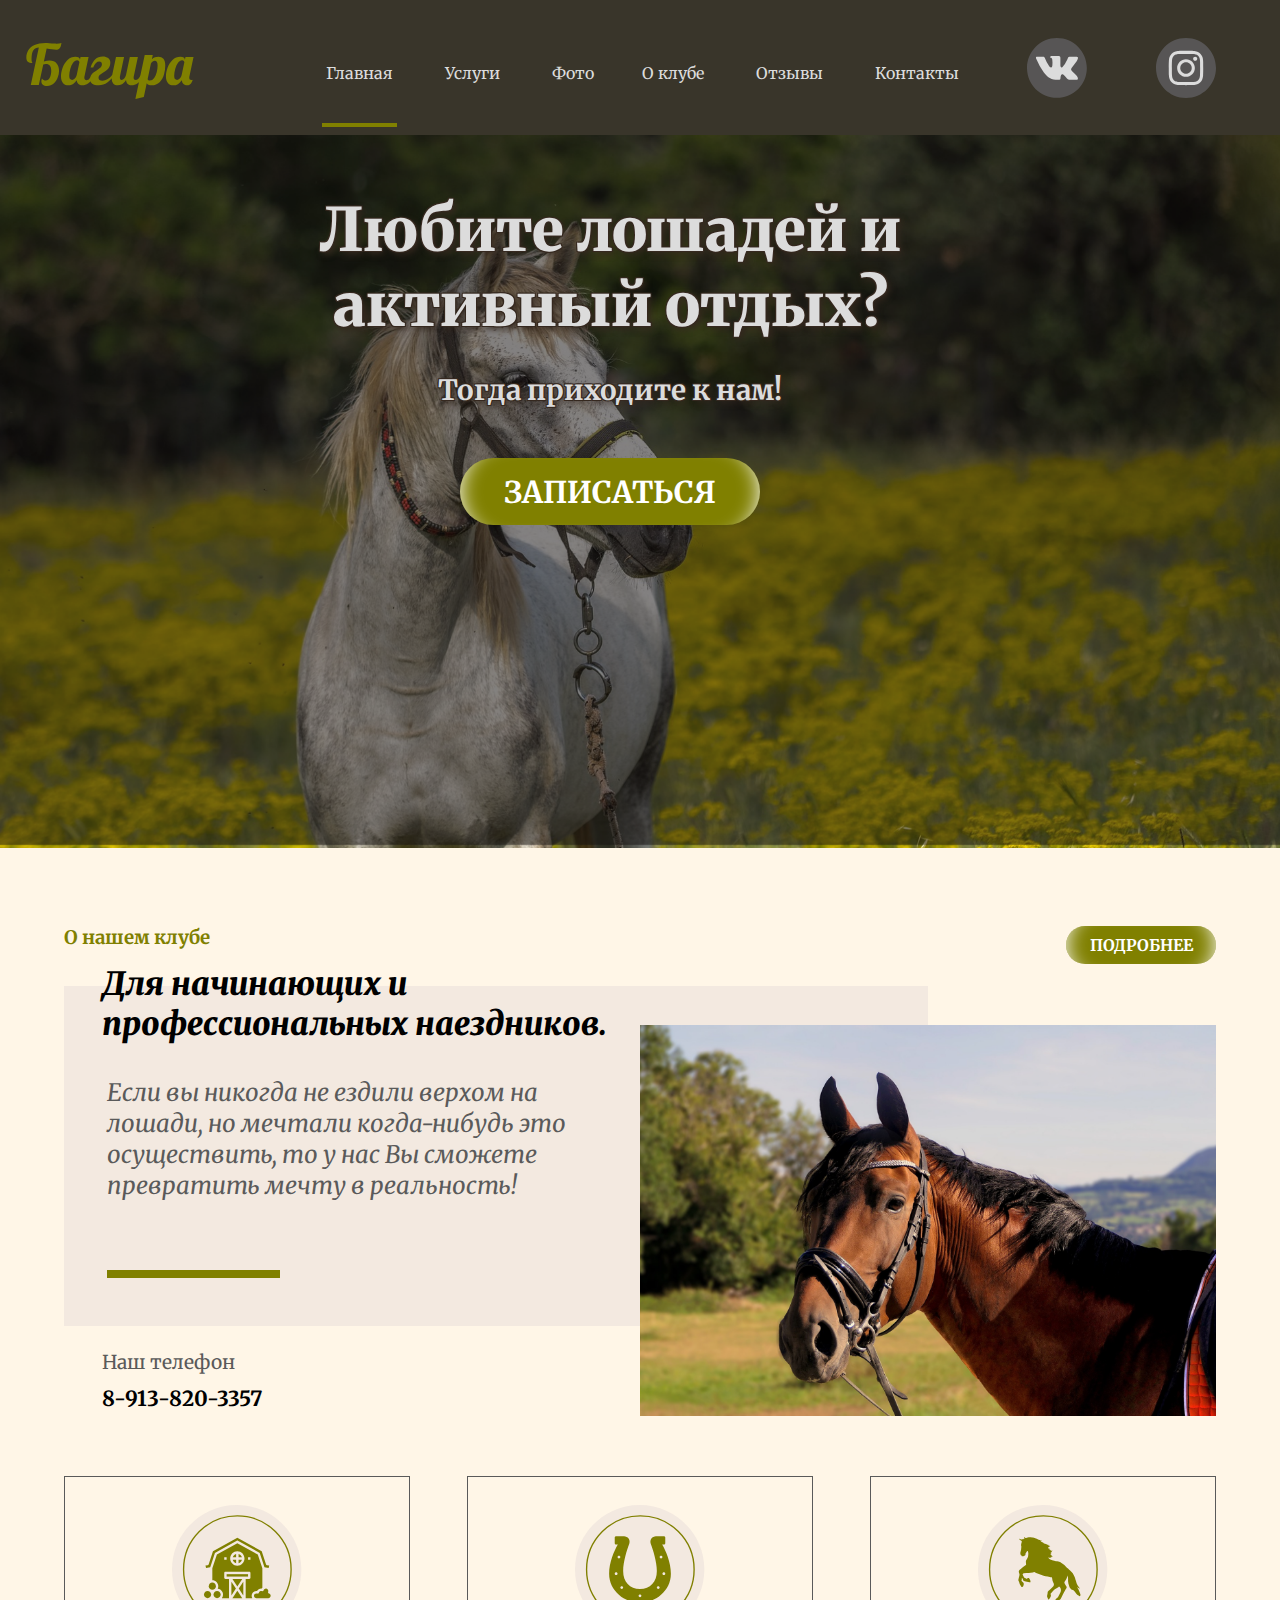
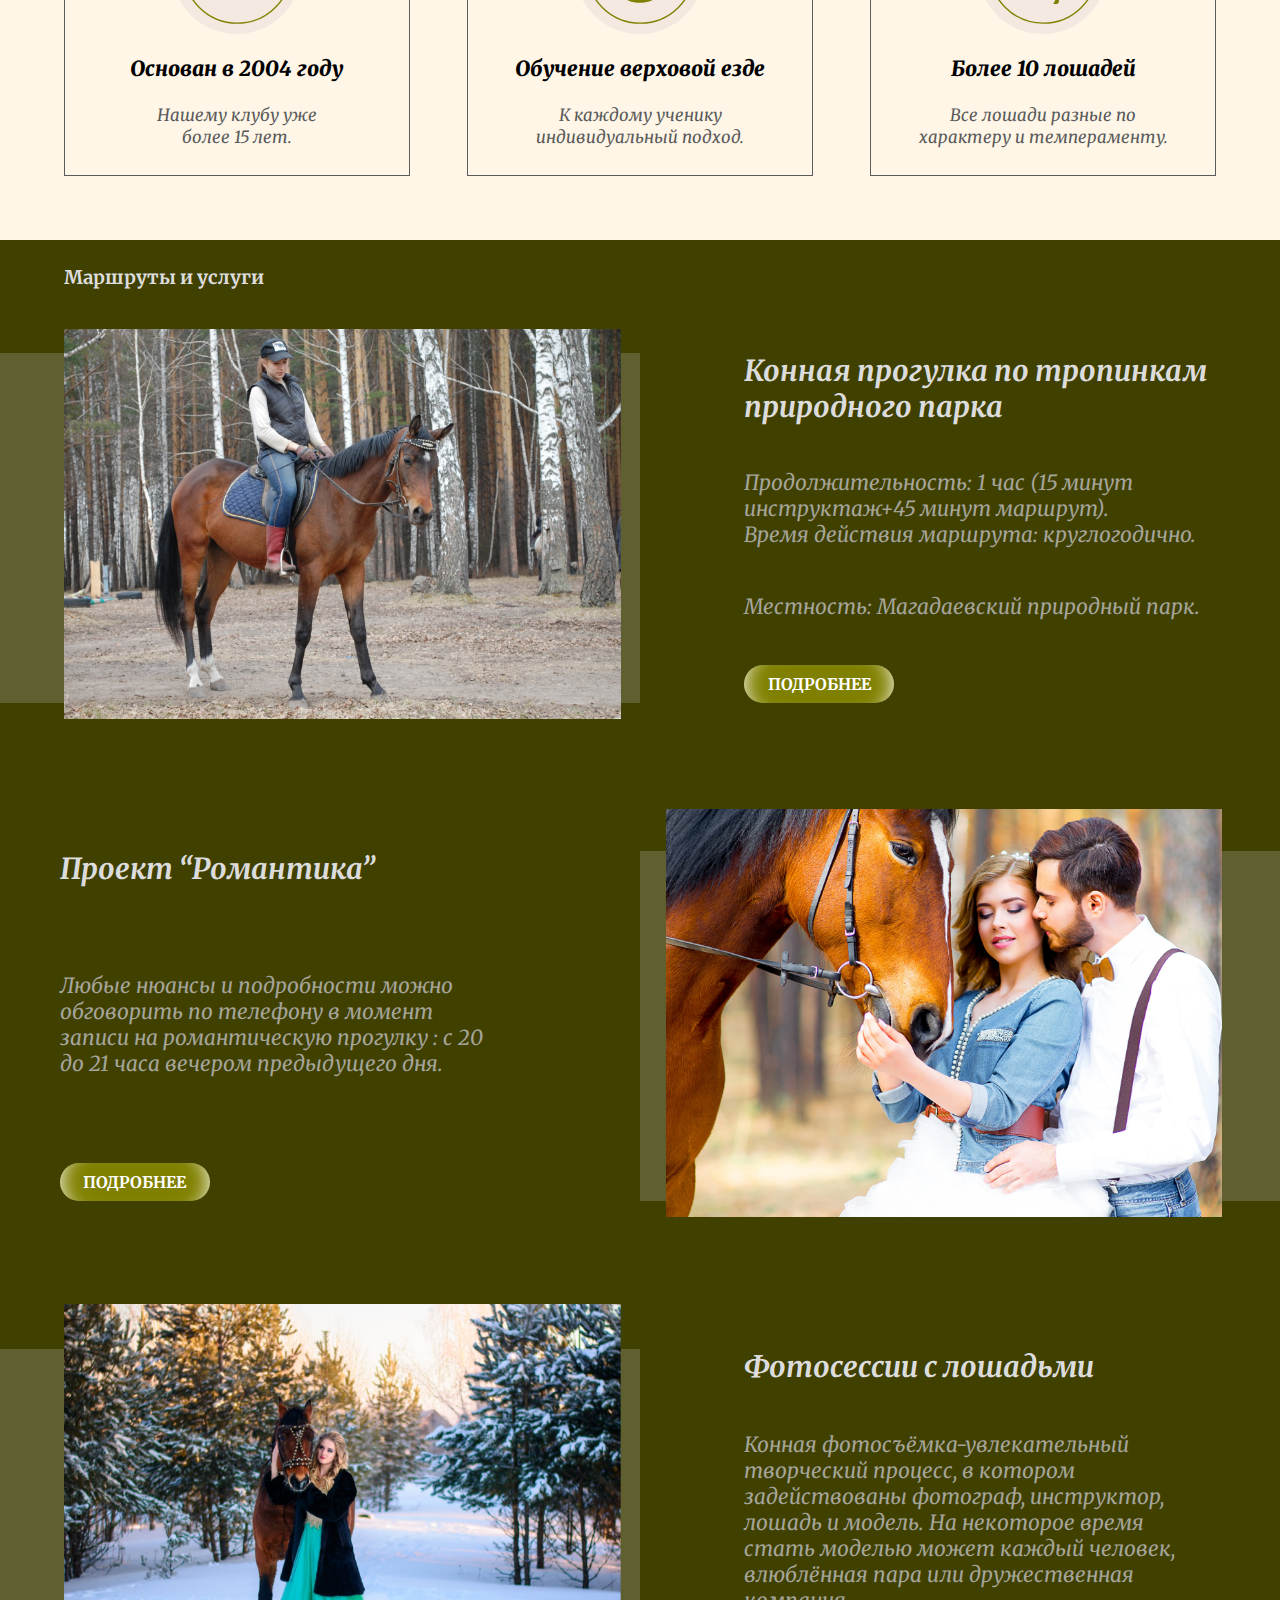
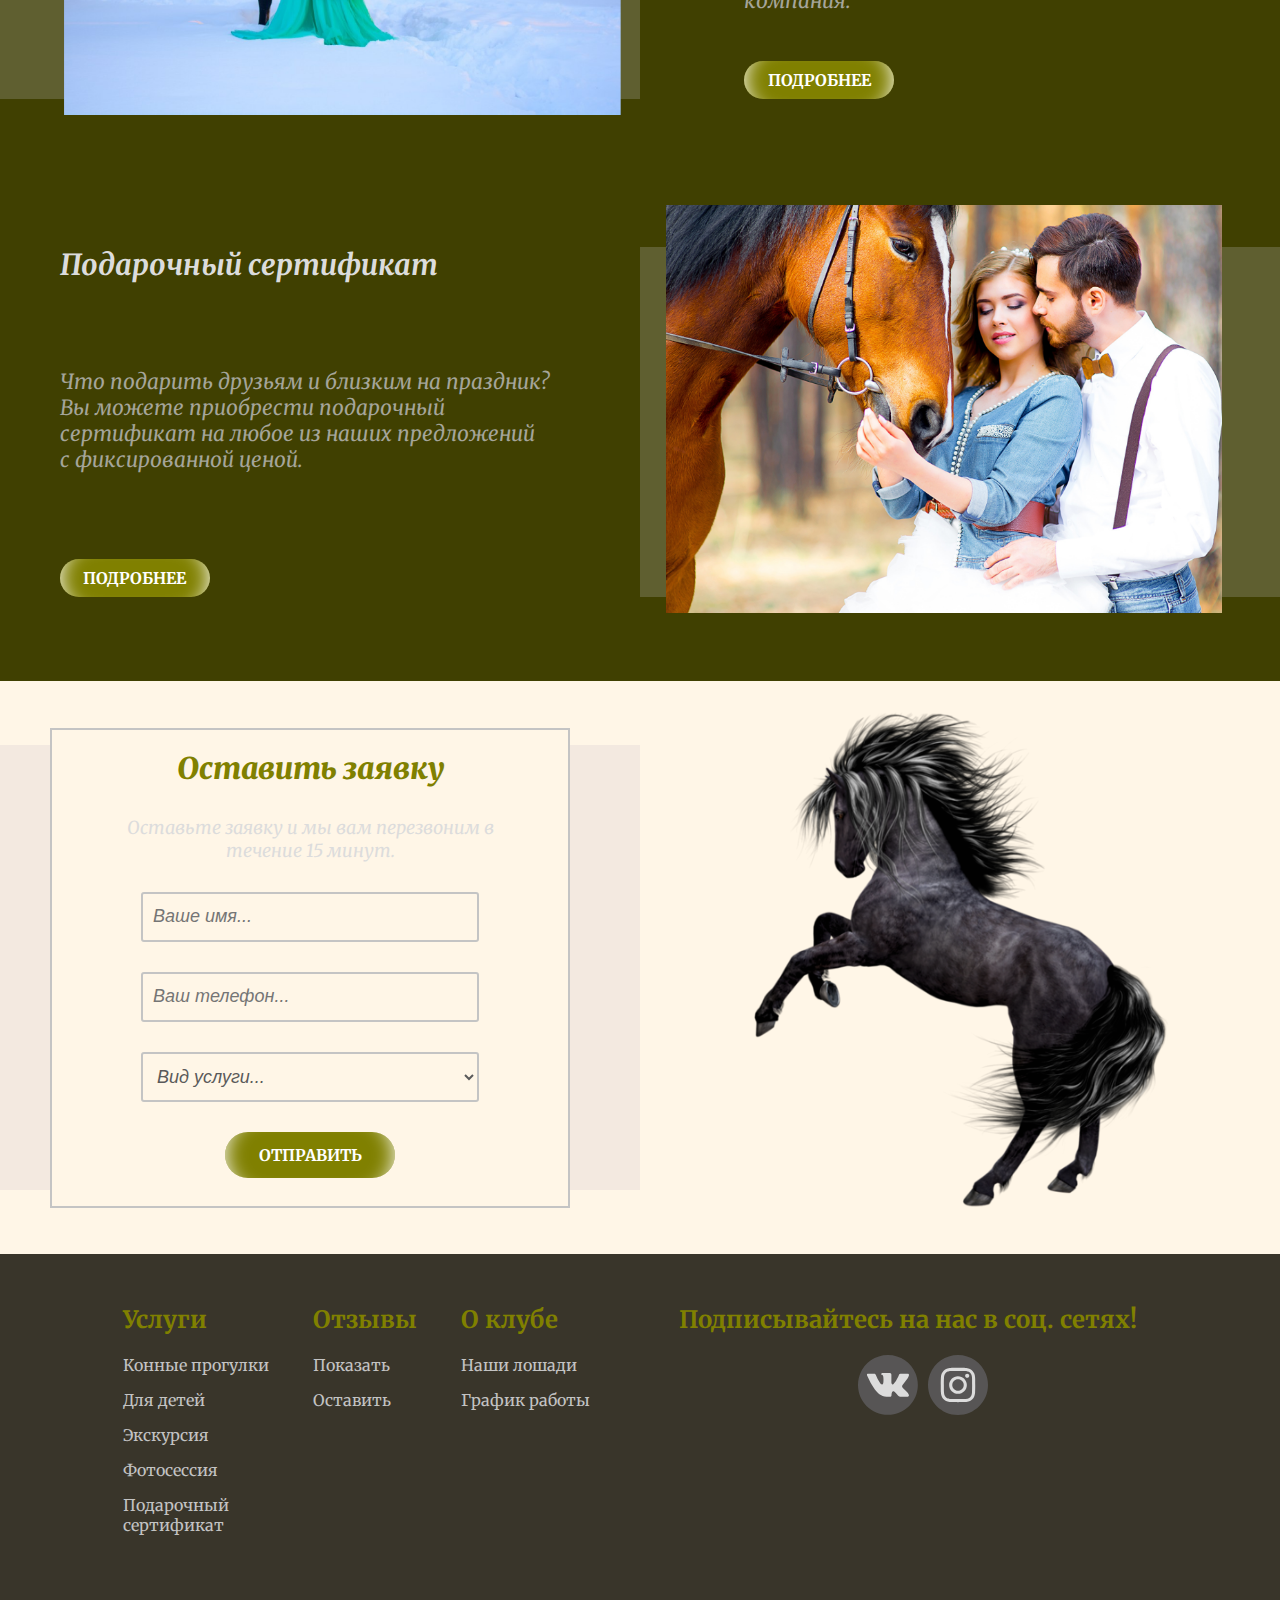
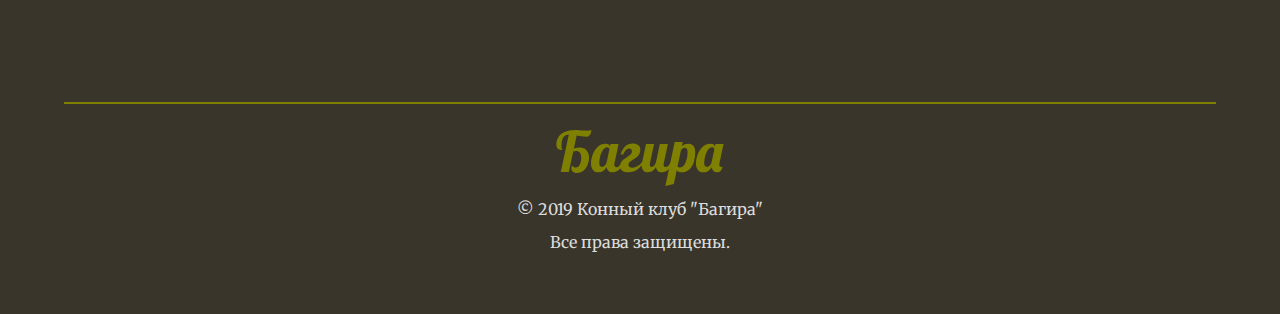
<file: club2/www/index.html>
<!DOCTYPE html>
<html lang="en">
<head>
    <meta charset="UTF-8">
    <title>Конный клуб "Багира" в Томске</title> <!--изменено-->
    <meta name="description" content="Обучаем верховой езде и проводим конные прогулки в Томске.">


    <link rel="stylesheet" type="text/css" href="css/styles.css">
    <link href="https://fonts.googleapis.com/css?family=Merriweather:300,300i,400,400i,700,700i,900,900i&display=swap" rel="stylesheet">

    <meta name="viewport" content="width=device-width, initial-scale=1">




</head>
<body>
<header>
       <div class="main parallax-window" data-speed="0.01" data-parallax="scroll" data-image-src="img/main.NbKUB.jpg">
        <div class="big-header">
            <div class="header-overlay"></div>
        <div class="header-container">
            <div class="logo">
                <img src="img/Багира%20(1).svg" alt="logo">
            </div>

            <input type="checkbox" id="menu-checkbox">
            <nav role="navigation">
                
                <label for="menu-checkbox" class="toggle-button"
                       data-open="" data-close="Close" onclick><img src="img/menu.svg"></label>
                <ul class="main-menu ">
                    <li><a href="#"  class="menu-link lib">Главная</a></li>
                    <li><a href="#" class="down menu-link" >Услуги</a>
                        <ul class="submenu">
                            <li><a href="">Конные прогулки</a></li>
                            <li><a href="">Для детей</a></li>
                            <li><a href="">Экскурсии</a></li>
                            <li><a href="">Фотосессия</a></li>
                            <li><a href="">Подарочный сертификат</a></li>
                        </ul>
                    </li>
                    <li><a href="photo.html"  class="down menu-link">Фото</a>

                    <li><a href="#"  class="down menu-link">О клубе</a>
                        <ul class="submenu">
                            <li><a href="">Наши лошади</a></li>
                            <li><a href="">График работы</a></li>
                        </ul>

                    </li>
                    <li><a href="#" class="menu-link">Отзывы</a></li>
                    <li><a href="#" class="menu-link">Контакты</a></li>
                    <!--<li><img class="log-in-btn" src="img/GroupVK.svg" alt="logo"></li>-->

                </ul>
            </nav>


            <img class="vk" src="img/GroupVK.svg" alt="logo">
            <img class="vk inst" src="img/GroupInst.svg" alt="logo">
        </div>
       </div>
           <div class="title">
               <div class="main-title">
                   <h1><strong>Любите лошадей и <br> активный отдых?</strong></h1>
                   <p><strong>Тогда приходите к нам!</strong></p>

                   <a href="#" class="btn">Записаться</a>

     </div>



</div>
</div>

</header>
<div class="middle-block">
    <div class="h3">
        <div class="left">
        <h3>О нашем клубе</h3>
        </div>
        <div class="right">
        <a href="#" class="btn1">Подробнее</a>
        </div>
    </div>
    <div class="block">
        <h2><strong>Для начинающих и<br>
            профессиональных наездников.</strong></h2>
    <div class="rectangle">

        <div class="p"><p >Если вы никогда не ездили верхом на<br> лошади,
            но мечтали когда-нибудь это<br>осуществить, то у нас Вы сможете<br>превратить мечту в реальность!</p></div>
        <hr width=20% align="left">
    </div>

            <img  src="img/horse-3114412_1920.png">
</div>
    <p class="telephone">Наш телефон</p>
    <p class="number"> 8-913-820-3357</p>

</div>
<div class="adventures">
    <div class="born">
        <div class="br">
        <img src="img/barn.svg">
            <h3><strong>Основан в 2004 году</strong></h3>
        <p>Нашему клубу уже<br>
            более 15 лет.</p>
        </div>
    </div>
    <div class="learn">
        <div class="br">
            <img src="img/riding.svg">
            <h3><strong>Обучение верховой езде</strong></h3>
            <p>К каждому ученику<br>
                индивидуальный подход.</p>
        </div>
    </div>
    <div class="horse">
        <div class="br">
            <img src="img/horse.svg">
            <h3><strong>Более 10 лошадей</strong></h3>
            <p>Все лошади разные по<br>
                характеру и темпераменту.</p>
        </div>
    </div>
</div>
<div class="route">
    <div class="left">
        <h3>Маршруты и услуги</h3>
    </div>
    <div class="walk">
        <div class="photo">
        <div class="rectangleGreen"></div>
            <img src="img/конная%20прогулка.png">
        </div>
        <div class="description">
            <div class="dis">
            <h2>Конная прогулка по тропинкам<br>
                природного парка</h2>
            <p>Продолжительность: 1 час (15 минут инструктаж+45 минут маршрут).<br>
                Время действия маршрута: круглогодично.<br></p>
                <p>Местность: Магадаевский природный парк. </p>
            <a href="#" class="btn1">Подробнее</a>
        </div>
        </div>
    </div>
    <div class="romantic">

        <div class="description">
            <div class="dis">
                <h2>Проект “Романтика”</h2>
                <p>
                    Любые нюансы и подробности можно<br>
                    обговорить по телефону в момент<br>
                    записи на романтическую прогулку : с 20 <br>
                    до 21 часа вечером предыдущего дня.<br>
                </p>
                <a href="#" class="btn1">Подробнее</a>
            </div>
        </div>
        <div class="photo">
            <div class="rectangleGreen"></div>
            <img src="img/романтика.png">
        </div>
    </div>
    <div class="evening">
        <div class="photo">
            <div class="rectangleGreen"></div>
            <img src="img/фотосессия.png">
        </div>
        <div class="description">
            <div class="dis">
                <h2>Фотосессии с лошадьми</h2>
                <p>Конная фотосъёмка-увлекательный<br>
                    творческий процесс, в котором<br>
                    задействованы фотограф, инструктор,<br>
                    лошадь и модель. На некоторое время<br>
                    стать моделью может каждый человек,<br>
                    влюблённая пара или дружественная<br>
                    компания.</p>
                <a href="#" class="btn1">Подробнее</a>
            </div>
        </div>
    </div>
    <div class="certificate">

        <div class="description">
            <div class="dis">
                <h2>Подарочный сертификат</h2>
                <p>
                    Что подарить друзьям и близким на праздник?<br>
                    Вы можете приобрести подарочный<br>
                    сертификат на любое из наших предложений<br>
                    с фиксированной ценой.<br>
                </p>
                <a href="#" class="btn1">Подробнее</a>
            </div>
        </div>
        <div class="photo">
            <div class="rectangleGreen"></div>
            <img src="img/романтика.png">
        </div>
    </div>
</div>
<section class="feedback">
    <div class="row">


        <div class="col div2">

            <form class="callback">
                <!--<div class="success">-->
                <!--<span>Спасибо за заявку!</span>-->
                <!--</div>-->

                <div class="formhead">
                    <strong>Оставить заявку</strong>
                </div>
                <p>Оставьте заявку и мы вам перезвоним в течение 15 минут.</p>
                <div class="column">



                    <input type="text" name="Имя" class="textbox" placeholder="Ваше имя...">
                    <input type="text" name="Телефон" class="textbox" placeholder="Ваш телефон...">
                    <div class="select">
                        <select name="Услуга" class="textbox">
                            <option value="1" class="type">Вид услуги...</option>
                            <option value="2">Конная прогулка</option>
                            <option value="2">Проект "Романтика"</option>
                            <option value="2">Конная прогулка "Вечерняя"</option>
                            <option value="2">Проект "Семейная лошадка"</option>
                            <option value="2">Экскурсия с катанием на лошадях</option>
                            <option value="2">Фотосессиии с лошадьми</option>
                            <option value="2">Подарочный сертификат</option>

                        </select>
                    </div>
                </div>
                <a href="#" class="btn2">Отправить</a>


            </form>
        </div>
        <div class="div1"><img src="img/фон.png"></div>
    </div>
</section>
<div class="page-footer">
    <div class="container">
        <div class="footer-top clearfix">
            <div class="footer-logo">



        <div class="footer-middle clearfix">
            <div class="footer-menu">
                <h3>Услуги</h3>
                <ul>
                    <li><a href="#">Конные прогулки</a></li>
                    <li><a href="#">Для детей</a></li>
                    <li><a href="#">Экскурсия</a></li>
                    <li><a href="">Фотосессия</a></li>
                    <li><a href="">Подарочный<br>
                        сертификат</a></li>
                </ul>
            </div>
            <div class="footer-menu">
                <h3>Отзывы</h3>
                <ul>
                    <li><a href="#">Показать</a></li>
                    <li><a href="#">Оставить</a></li>
                </ul>
            </div>
            <div class="footer-menu">
                <h3>О клубе</h3>
                <ul>
                    <li><a href="#">Наши лошади</a></li>
                    <li><a href="#">График работы</a></li>
                </ul>
            </div>
        </div>
                <div class="footer-bottom clearfix">
                    <div class="footer-social">
                        <b>Подписывайтесь на нас в соц. сетях!</b>
                        <div class="social">
                        <a class="social-btn social-btn-vk" href="#"><img src="img/GroupVK.svg"></a>

                        <a class="social-btn social-btn-in" href="#"><img src="img/GroupInst.svg"></a>
                        </div>
                    </div>

                </div>

</div>

    </div>


    </div>
    <hr width=90% align="center">
    <div class="info">
    <img src="img/Багира%20(1).svg" alt="Багира" >
        <p>© 2019 Конный клуб "Багира"</p>
        <p>Все права защищены.</p>
    </div>
</div>
<script
        src="http://code.jquery.com/jquery-3.3.1.min.js"
        integrity="sha256-FgpCb/KJQlLNfOu91ta32o/NMZxltwRo8QtmkMRdAu8="
        crossorigin="anonymous"></script>
</body>
</html>
</file>
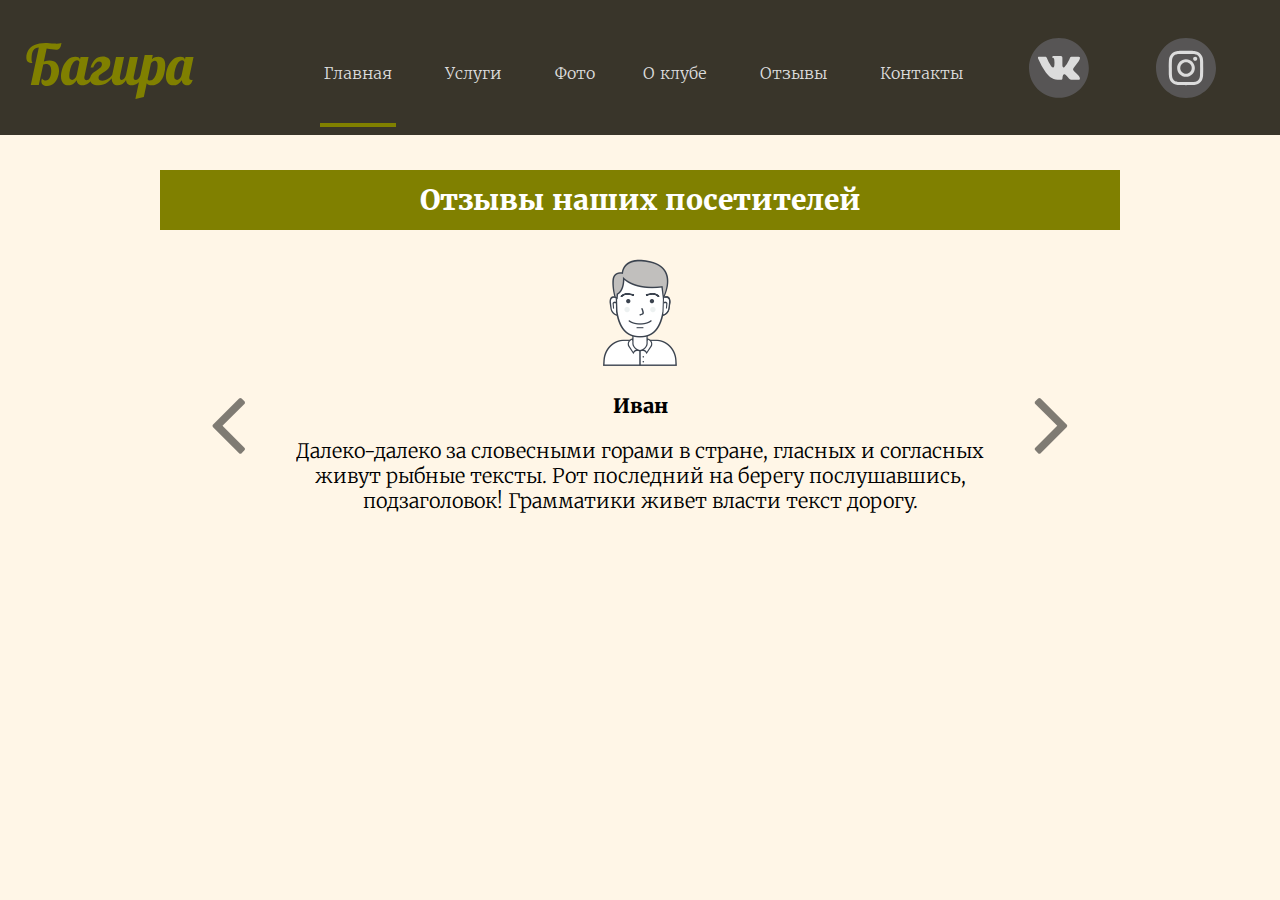
<file: club2/www/recall.html>
<!DOCTYPE html>
<html lang="en">
<head>
    <meta charset="UTF-8">
    <title>Конный клуб "Багира" в Томске</title> <!--изменено-->
    <meta name="description" content="Обучаем верховой езде и проводим конные прогулки в Томске.">



    <link href="https://fonts.googleapis.com/css?family=Merriweather:300,300i,400,400i,700,700i,900,900i&display=swap" rel="stylesheet">

    <meta name="viewport" content="width=device-width, initial-scale=1">


    <link rel="stylesheet" href="libs/animate/animate.css">
    <link rel="stylesheet" href="libs/owl-carousel/owl.carousel.min.css">
        <link rel="stylesheet" href="libs/font-awesome-4.6.3/css/font-awesome.min.css">

    <!-- Основной файл стилей -->
    <link rel="stylesheet" href="css/style.css">

    <link rel="stylesheet" type="text/css" href="css/recallestyle.css">
</head>
<body>
<header>
    <div class="main parallax-window" data-speed="0.01" data-parallax="scroll" data-image-src="img/main.NbKUB.jpg">
        <div class="big-header">
            <div class="header-overlay"></div>
            <div class="header-container">
                <div class="logo">
                    <img src="img/Багира%20(1).svg" alt="logo">
                </div>

                <input type="checkbox" id="menu-checkbox">
                <nav role="navigation">

                    <label for="menu-checkbox" class="toggle-button"
                           data-open="" data-close="Close" onclick><img src="img/menu.svg"></label>
                    <ul class="main-menu ">
                        <li><a href="#"  class="menu-link lib">Главная</a></li>
                        <li><a href="#" class="down menu-link" >Услуги</a>
                            <ul class="submenu">
                                <li><a href="">Конные прогулки</a></li>
                                <li><a href="">Для детей</a></li>
                                <li><a href="">Экскурсии</a></li>
                                <li><a href="">Фотосессия</a></li>
                                <li><a href="">Подарочный сертификат</a></li>
                            </ul>
                        </li>
                        <li><a href="photo.html"  class="down menu-link">Фото</a>

                        <li><a href="#"  class="down menu-link">О клубе</a>
                            <ul class="submenu">
                                <li><a href="">Наши лошади</a></li>
                                <li><a href="">График работы</a></li>
                            </ul>

                        </li>
                        <li><a href="#" class="menu-link">Отзывы</a></li>
                        <li><a href="#" class="menu-link">Контакты</a></li>
                        <!--<li><img class="log-in-btn" src="img/GroupVK.svg" alt="logo"></li>-->

                    </ul>
                </nav>


                <img class="vk" src="img/GroupVK.svg" alt="logo">
                <img class="vk inst" src="img/GroupInst.svg" alt="logo">
            </div>
        </div>



        </div>



<div id="testimonials">
    <div class="container">
        <div class="block-one-example">
            <h2 class="title five" id="example5"><span>Отзывы наших посетителей</span></h2>
            <div id="customNav" class="owl-my-nav"></div>
            <div class="owl-carousel block-items">
                <div class="item">
                    <div class="inner-testimonial">
                        <img src="img/client1.png" class="full-opacity" alt="Клиент 1">
                        <h3 class="city-name">Иван</h3>
                        <p class="text-testimonial">Далеко-далеко за словесными горами в стране, гласных и согласных живут рыбные тексты. Рот последний на берегу послушавшись, подзаголовок! Грамматики живет власти текст дорогу.</p>
                    </div>
                </div>
                <div class="item">
                    <div class="inner-testimonial">
                        <img src="img/client2.png" class="full-opacity" alt="Клиент 2">
                        <h3 class="city-name">Светлана</h3>
                        <p class="text-testimonial">Далеко-далеко за словесными горами в стране, гласных и согласных живут рыбные тексты. Рот последний на берегу послушавшись, подзаголовок! Грамматики живет власти текст дорогу.</p>
                    </div>
                </div>
                <div class="item">
                    <div class="inner-testimonial">
                        <img src="img/client3.png" class="full-opacity" alt="Клиент 3">
                        <h3 class="city-name">Александр</h3>
                        <p class="text-testimonial">Далеко-далеко за словесными горами в стране, гласных и согласных живут рыбные тексты. Рот последний на берегу послушавшись, подзаголовок! Грамматики живет власти текст дорогу.</p>
                    </div>
                </div>
            </div>
        </div><!-- .block-one-example -->
    </div>
</div>
</header>



<!-- Скрипты -->
<script src="libs/jquery/jquery-2.1.3.min.js"></script>
<script src="libs/owl-carousel/owl.carousel.min.js"></script>
<script src="js/custom.js"></script>

</body>
</html>
</file>
<file: club2/www/css/styles.css>
body
{
    font-family: 'Merriweather', serif;
    background: #FFF6E7;
   /* background-image: url(../img/wood-texture-013.jpg);*/
    position: relative;
}

*{

    margin: 0;
}
*, *:before, *:after {
    box-sizing: border-box;
}
a{
    text-decoration: none;
}
.main
{
    color:#fff;
    display:flex;
    flex-direction: column;
    justify-content: space-between;

    height: 100vh;
    min-height: 600px;
    background: url(../img/group1.png) no-repeat center;
    background-size: 100%;
    position: relative;
    margin-bottom: 0;

}

.header-container
{

    display:flex;
    height: 10vh;
    justify-content: space-between;
    align-items: center;

    position: relative;
    width: 1000%;

}
.header-container a
{
    -webkit-flex-shrink: 3;
    flex-shrink: 3;


    font-size:100%;
    margin:0 20px;
    padding: 4.5vh 4px;

}
.lib
{
    border-bottom: #808000 4px solid;
    color: #ffffff;
}
.header-container a:hover
{
    background: #808000;

}
.header-overlay
{
    position: absolute;
    left:0;
    top:0;
    width: 100%;
    height: 100%;

    background: #39352A;

}
.logo
{
    margin-top:20px;
    margin-left: 2%;
    margin-right: 2%;
    width: 167px;
    height: 70px;
}
#menu-checkbox
{
    display:none;
}
.title
{
    margin-top:170px;

}
.big-header
{
    display:flex;
    height: 15vh;
    justify-content: space-around;
    align-items: center;


    width: 100%;
    position:fixed;
    z-index: 20;


}
.menu-link{

    display: flex;
    justify-content: space-around;
    list-style: none;
    color:#DCDCDC;
}
label img{
    visibility: hidden;
}

nav{
    margin-top: 7px;


}

nav a {
    display: block;
}




.main-menu{
    margin-top: -20px;
}
.main-menu > li {
    display: inline-block;
    position: relative;
}
.submenu {

    text-transform: none;
    position: absolute;
    z-index: 4;
    left: 50%;
    top: 100%;
    width: 150px;
    padding: 15px 0 15px;
    margin-top: 5px;
    background: white;
    border-radius: 5px;
    box-shadow: 0 0 30px rgba(0,0,0,.2);
    box-sizing: border-box;
    visibility: hidden;
    opacity: 0;
    transform: translate(-50%, 20px);
    transition: .3s;
}
.main-menu > li:hover .submenu {
    visibility: visible;
    opacity: 1;
    transform: translate(-50%, 0);
}
.submenu a {

    color:#000;
    font-size: 14px;
    letter-spacing: 1px;
    padding: 5px 10px;
    transition: .3s linear;
}
.submenu a:hover {
    background: #e8e8e8;
}
.title{
    margin-top:15%;
    justify-content: center;
    display: flex;
    flex-direction: row;
}
.main-title{

    display: flex;
    justify-content: center;
    align-items: center;
    flex-direction: column;
    margin-right: 60px;
    color:#DCDCDC;
}
.main-title h1{
    font-size: 60px;

    text-align: center;

    text-shadow: 1px 1px #35281F, 1px -1px #35281F, -1px 1px #35281F, -1px -1px #35281F, 3px 3px 6px #35281F;
}
.main-title p{
    margin-top: 30px;
    font-size: 28px;
    text-align: center;
    text-shadow: 1px 1px #35281F, 1px -1px #35281F, -1px 1px #35281F, -1px -1px #35281F, 3px 3px 6px #35281F;
}

.btn{
    justify-content: center;
    align-items:center;
    display: inline-flex;
    box-shadow: 20px 0 20px -20px #fff inset, -20px 0 20px -20px #fff inset;
    color: #ffffff;

    margin-top:50px;
    font-size:30px;
    font-weight:bold;
    padding: 13px 30px;
    border-radius: 100px;
    background: #808000;
    text-decoration: none;
    width: 300px;
    height: 67px;
    text-align: center;
    text-transform: uppercase;
}
.btn:hover
{
    background: #74742F;

}

.vk
{
   margin-right: 2%;
    width: 60px;
    hight:60px;
}
.inst
{
    margin-right: 5%;
}
.middle-block{
    display: flex;
    flex-direction: column;
}
.h3{

width: 100%;
}
.right {
    text-align: right;
}
/*
.left a, .right a { display: inline-block; position: relative; }
*/

.h3 h3{
    float: left;
    margin-top: 2%;
    margin-left: 5%;
    color: #808000;

}
.btn1{
    margin-right: 5%;
    margin-top: 2%;


    display: inline-flex;
    justify-content: center;
    align-items:center;
    color: #ffffff;
    box-shadow: 20px 0 20px -20px #fff inset, -20px 0 20px -20px #fff inset;


    font-size:16px;
    font-weight:bold;
    padding: 13px 30px;
    border-radius: 100px;
    background: #808000;
    text-decoration: none;
    width: 150px;
    height: 38px;
    text-align: center;
    text-transform: uppercase;
}
.btn1:hover
{
    background: #74742F;

}
.block{
   /*position: relative;*/
}
.block h2{
    position: relative;
    margin-left: 8%;
    margin-bottom: -9.5%;
    font-style: italic;
    font-weight: bold;
    font-size: 200%;
    color: #000000;
    z-index: 5;
}
.rectangle{
    display: flex;
    flex-direction: column;
    justify-content: center;
    position: relative;
    margin-left: 5%;
    width: 67.5%;
    height: 340px;
    margin-top: 5%;
    background-color: rgba(232,221,217,0.53);

    z-index: -1;


}
.p{

    justify-content: center;
    margin-top: 5%;
    margin-left: 5%;
    font-size: 150%;
    font-style: italic;
    color: #5A5A5A;
    z-index: 10;
}
hr{

    border:4px solid  #808000 ;

    z-index: 6;
    margin-top: 8%;
    margin-left: 5%;
    margin-right: auto;
}
.telephone{
    margin-left: 8%;
    color: #5A5A5A;
    font-size: 120%;
    margin-top: -5.5%;

}
.number{
    margin-left: 8%;
    color: #000000;
    font-weight: bold;
    font-size: 130%;
    font-style: normal;
    margin-top: 1%;
}
.block img{


    width:45%;
    height: 45%;
    position: relative;
    margin-top:-23.5%;
    margin-left: 50%;

    margin-right: 5%;
    z-index: 2;


}
.adventures{
    margin: 5% 5%;
    height: 300px;

    display: flex;
    flex-direction: row;
    justify-content: space-between;
}
.born,
.learn,
.horse{
    width: 30%;
    height: 100%;
    border: 1px solid  #5A5A5A;
}
.born,
.learn ,
.horse {
    display: flex;
    flex-direction: column;
    justify-content: space-between;
    align-items: center;


 }
.br{
    width: 100%;
    height: 90%;
    margin:8% auto;
    display: flex;
    flex-direction: column;
    justify-content: space-between;
    align-items: center;
}

.born img,
.learn img,
.horse img{
    width: 130px;
    hight:130px;
}
.born h3,
.learn h3,
.horse h3{
    font-size: 130%;
    font-style: italic;

}

.born p,
.learn p,
.horse p{
    text-align: center;
    font-style: italic;
    font-size: 105%;

    color: #5A5A5A;
}
.route{
    display: flex;
    flex-direction: column;
    width: 100%;
    height: auto;
    background: #404001;
    z-index: -5;
    padding-bottom: 5%;
}
.route h3{
    margin-top: 2%;
    margin-left: 5%;
    color: #DCDCDC;

}
.walk{
    display: flex;
    flex-direction: row;
    justify-content: space-between;
}
.romantic{
     display: flex;
     flex-direction: row;
     justify-content: space-between;
     margin-top: 5%;
 }
.evening{
    display: flex;
    flex-direction: row;
    justify-content: space-between;
    margin-top: 5%;
}
.certificate{
    display: flex;
    flex-direction: row;
    justify-content: space-between;
    margin-top: 5%;
}
.photo{
    margin-top: 5%;
    width: 50%;
}
.description{
    margin-top: 5%;
    width: 50%;
    height: 350px;
    display: flex;
    flex-direction: column;
    justify-content: space-between;

    align-items: flex-end;
}
.dis{
    width: 93%;
    height: 100%;
    display: flex;
    flex-direction: column;
    justify-content: space-between;

}

.description h2 {

    margin-left: 10%;

    font-size:180%;
    color: #DCDCDC;
    font-style: italic;
    font-weight: bold;
}
.description p{
    margin-left: 10%;
    margin-top: 5%;
    font-size:130%;
    color: #A5A59A;
    font-style: italic;
}
.description a{
    margin-left: 10%;
    margin-top: 5%;
}
.rectangleGreen{

    position: relative;
    margin-left: 0;

    height: 350px;

    background-color: rgba(165,165,154,0.31);

    z-index: 1;


}

.photo img{


    width:87%;

    position: relative;
    margin-top:-90%;
    margin-left: 10%;

    margin-right: 5%;
    z-index: 2;


}
.certificate .photo,
.romantic .photo{
    margin-top: 5%;
    width: 50%;

}
.certificate .description,
.romantic .description{
    margin-top: 5%;
    width: 50%;
    height: 350px;
    display: flex;
    flex-direction: column;
    justify-content: space-between;

    align-items: flex-start;

}
.certificate .dis,
.romantic .dis{
    width: 93%;
    height: 100%;
    display: flex;
    flex-direction: column;
    justify-content: space-between;
}
.certificate .description h2,
.romantic .description h2 {

    margin-left: 10%;

    font-size:180%;
    color: #DCDCDC;
    font-style: italic;
    font-weight: bold;
}
.certificate .description p,
.romantic .description p{
    margin-left: 10%;
    margin-top: 5%;
    font-size:130%;
    color: #A5A59A;
    font-style: italic;
}
.certificate .description a,
.romantic .description a{
    margin-left: 10%;
    margin-top: 5%;
}
.certificate .rectangleGreen,
.romantic .rectangleGreen{

    position: relative;
    margin-right: 0;

    height: 350px;

    background-color: rgba(165,165,154,0.31);

    z-index: 1;


}
.certificate .photo img,
.romantic .photo img{


    width:87%;

    position: relative;
    margin-top:-90%;
    margin-right: 10%;
    margin-left: 4%;

    z-index: 2;


}


s-call{
    display:flex;
    flex-direction:row;

}
.row{

    display:flex;
    flex-direction:row;
    justify-content: space-between;


}
/*.row a
{

    font-size:14px;
    margin-right: 45px;
    padding: 18px 4px;
}*/

.column{


    display: flex;
    flex-direction: column;
    margin-top: 30px;
    margin-bottom: 0px;
}
form{

    margin-top: -13.6%;
    position: relative;
    margin-left: 50px;
    width:520px;

    height: 480px;
    /*margin:0 auto;*/
    max-width:95%;
    box-sizing:border-box;
    padding:40px;
    padding-top: 2%;
    background: #FFF6E7;



    border: #C4C4C4 solid 2px;

}
.textbox{
    height:50px;
    width:100%;
    border-radius:3px;
    border:#C4C4C4 2px solid;
    box-sizing:border-box;
    color: #5A5A5A;
    font-size:18px;
    font-style: italic;
    padding:10px;
    margin-bottom:30px;

    background: #FFF6E7;

}
.form1{

    background-color: #FFEBCD;
}
.div1{
    width: 50%;
    display: flex;
    flex-grow: 1;
    margin-top: -15%;
    justify-content: center;
    align-items: center;
    margin-left: 35%;
}
.div1 img{
    height: 500px;
}
.div2{
    flex-grow: 2;


}
.formhead{
    text-align: center;
    font-weight: bold;
    font-style: italic;
    font-size: 30px;
    line-height: 55px;

    color: #808000;
}
.callback{
    display: flex;
    flex-direction: column;
    align-items:center;

}
.callback p{
    margin-top: 20px;
    text-align: center;
    font-size:18px;
    font-style: italic;
    color: #DCDCDC;
}
.container {
    display: flex;
    flex-direction: row;

}
.feedback {
    padding-top: 60px;
    padding-bottom: 70px;
    width: 50%;
    background-color: rgba(232,221,217,0.53);
    height: 445px;
    margin-top: 5%;
    margin-bottom: 5%;
}
.btn2{
    display: inline-flex;
    justify-content: center;
    align-items:center;
    color: #ffffff;
    box-shadow: 20px 0 20px -20px #fff inset, -20px 0 20px -20px #fff inset;


    font-size:16px;
    font-weight:bold;
    padding: 13px 30px;
    border-radius: 100px;
    background: #808000;
    text-decoration: none;
    width: 170px;
    height: 48px;
    text-align: center;
    text-transform: uppercase;
}
.btn2:hover
{
    background: #74742F;

}

.feedback .container {
    position: relative;
}


.container {
    width: 100%;

    display: flex;
    flex-direction: column;

    justify-content: center;

}
.page-footer {
    width: 100%;

    padding-bottom: 50px;
    background: #39352A;

}

.footer-top {


}

.footer-logo {

    display: flex;
    flex-direction: row;

    justify-content: center;


}

.page-footer hr{
    border:1px solid  #808000 ;

    margin-bottom: 2%;

    margin-right: auto;
}

.page-footer img {

 margin-bottom: 1%;

}
.info{
    display: flex;
    flex-direction: column;
    justify-content: center;
    align-items: center;
    color: #DCDCDC;
}
.info p{
    margin-bottom: 1%;
}


.footer-middle {
    width: 40%;
    margin-bottom: 50px;
    padding-top: 50px;
    display: flex;
    flex-direction: row;
    justify-content: space-around;
    margin-right: 5%;
}



.footer-menu {



    margin-right: 1%;
}

.footer-menu h3 {
    margin: 0;
    margin-bottom: 20px;
    font-weight: bold;
    font-size: 24px;

    color: #808000;
}

.footer-menu ul {
    margin: 0;
    padding: 0;
    list-style: none;
}

.footer-menu li {
    margin-bottom: 15px;
}

.footer-menu a {
    font-size: 16px;
    color: #c3c3c3;
    text-decoration: none;
}

.footer-menu a:hover {
    color: #ffffff;
}

.footer-menu a:active {
    color: rgba(255, 255, 255, 0.3);
}

.footer-bottom {
    padding-top: 50px;
}

.footer-social {
    display: flex;
    flex-direction: column;
    justify-content: center;
    align-items: center;
    margin-right: -10%;
    float: left;
    width: 100%;
    font-size: 0;

}

.social{
    margin-top: 4%;
}
.footer-social b {
    margin-right: 40px;
    font-size: 24px;

    color: #808000;
}

.social-btn {
    display: inline-block;
    width: 60px;
    height: 60px;
    margin-right: 10px;
    vertical-align: middle;

}

.social-btn:hover {
    border-color: rgba(255, 255, 255, 0.3);
}

.social-btn:active {
    border-color: #ffffff;
    opacity: 0.1;
}

.social-btn-vk {
    background-position: 16px -238px;
}

.social-btn-fb {
    background-position: 19px -297px;
}

.social-btn-in {
    background-position: 13px -358px;
}

.footer-copyright {
    float: right;
    width: 236px;
    color: #ffffff;
    text-transform: uppercase;
}

.footer-copyright a {
    color: #ffffff;
    text-decoration: none;
}

.footer-copyright a:hover {
    text-decoration: underline;
}

.footer-copyright a:active {
    color: rgba(255, 255, 255, 0.3);
}




.btn-quick-order {
    float: right;
    margin-top: 6px;
    border-color: #ffffff;
    color: #ffffff;
}

.btn-quick-order:hover {
    color: #404040;
    background-color: #ffffff;
    border-color: #ffffff;
}

.btn-quick-order:active {
    color: rgba(64, 64, 64, 0.3);
    background-color: #ffffff;
    border-color: #ffffff;
}













@media(min-width: 768px) and (max-width: 900px){
    .header-container a{
        font-size:50%;
        margin: 0 5px;
    }
    .vk
    {
        margin-right: 2%;
        width: 40px;
        hight:40px;
    }
    li{

    }
    .main{
        background: url(../img/mini1.png) no-repeat center;
        background-size: 100%;
        position: relative;
    }
    .logo{
        margin-right: 5px;
    }
    .logo img{
        width: 90px;
        height: 32px;
    }

}
@media(min-width: 900px)and(max-width: 1220px){
    .header-container a{
        font-size:90%;
        margin: 0 5px;
    }
    .vk
    {
        margin-right: 1%;
        width: 50px;
        hight:50px;
    }
}

@media screen and (max-width: 768px)
{
    .header-container{
        width: 100%;
        display:flex;
        justify-content: space-around;
    }

    .main-menu
    {
        display: none;
    }
    .main-menu li{
        width: 100%;
        display: block;
        font-size: 12px;
    }
    .main-menu a
    {
        display: block;
        padding: 8px;
    }
    .logo
    {
        align-items: center;
        order:2;
    }
    .vk{
        order:3;
    }
    .toggle-button{
        align-items: flex-start;
        order:1;
        display: block;
        cursor: pointer;
        color:#DCDCDC;
        margin-top: 0px;
    }
    .toggle-button:after{
        content: attr(data-open);
        text-transform: uppercase;
    display: block;
    }
    #menu-checkbox:checked + nav[role="navigation"] .main-menu{
        display: block;
        margin-left: 15px;
    }
    #menu-checkbox:checked + nav[role="navigation"] .toggle-button:after{
        content: attr(data-close);
    }
    .header-container a{
        margin-right: -65px;
    }

     .main-menu
     {
         margin-top:50px;
        position: relative;
        top:30px;
        right: 90px;
    }
    .submenu a {

        /*color:#000;*/
        font-size: 10px;
        letter-spacing: 1px;
        padding: 5px 0px;
        transition: .2s linear;
    }
    .submenu a:hover {
        background: none;
    }
    .submenu{
        width: 190px;

    }
    .main-menu > li:hover .submenu {
        visibility: visible;
        opacity: 1;
        transform: translate(45%, 0%);
    }
    .vk
    {
        margin-right: 1%;
        width: 23px;
        hight:23px;
    }

    label img{
        visibility: visible;
    }

}
</file>
<file: club2/www/css/style.css>
/*Шрифты*/
@font-face {
    font-family: 'Merriweather';
    font-style: normal;
    font-weight: 400;
    src: local('Merriweather Light'), local('Merriweather-Light'),

        url(../fonts/Merriweather/Merriweather-Light.ttf) format('truetype');
}

@font-face {
    font-family: 'Merriweather';
    font-style: normal;
    font-weight: 700;
    src: local('Merriweather Bold'), local('Merriweather-Bold'),

        url(../fonts/Merriweather/Merriweather-Bold.ttf) format('truetype');
}

/*Стили для демо*/
/*h2*/.title {
	background-color: #503d3f;
	color:#fff;
	font-family: "Merriweather", sans-serif;
	line-height: 60px;
	font-weight: 400;
	position: relative;
	text-align: center;
	font-size: 28px;
	margin-bottom: 10px;
}

@media screen and (max-width: 768px) {
	/*h2*/.title {
		line-height: 30px;
		font-size: 20px;
		padding: .5em;
	}
}

/*h2*/.title:after {
	content: "";
	position: absolute;

	left:0;
	right: 0;
	margin-left: auto;
	margin-right: auto;
	width: 1px;
	border:20px solid transparent;
	border-top-color: #503d3f;
	z-index: 10;
}

h2.title + .owl-carousel .owl-dots .owl-dot.active span {background-color: #503d3f;}

h2.title.five {background-color: #808000;}
h2.title.five:after {border-top-color: #808000;}

h2.title span{
	color:#fff;
	font-family: "Merriweather", sans-serif;
	line-height: 40px;
	font-weight: 700;
}

.block-one-example {
	margin:30px 0;
	position: relative;
}



@media screen and (max-width: 768px) {
	header h1 {
		font-size: 30px;
		line-height: 34px;
		padding:20px 0;
	}
}





@media screen and (max-width: 768px) {
	header .innerBorder a{
		display: block;
	}
}






/*Основные стили*/

.container {
	max-width: 960px;
	width: 90%;
	margin:0 auto;
}

.inner-testimonial {
	text-align: center;
	background-color: #FFF6E7;
}

.inner-testimonial > img{
	max-width: 128px;
	margin:0 auto 15px;
	opacity: 0;
	-webkit-transition:all 1.3s linear;
	transition:all 1.3s linear;
}

.owl-item.active .inner-testimonial > img{
	-webkit-transition:all 1.3s linear;
	transition:all 1.3s linear;
}

.owl-item.active .inner-testimonial > img.full-opacity {
	opacity:1;
	-webkit-transition:all 0.3s linear;
	transition:all 0.3s linear;
}

h3.city-name {
	padding:10px 0;
	font-size: 20px;
	font-family: "Merriweather", sans-serif;
	font-weight: 900;
}

/*p*/.text-testimonial {
	padding:10px 0;
	font-size: 20px;
	font-family: "Merriweather", sans-serif;
	font-weight: 300;
	line-height: 25px;
}

.block-items {
	cursor: default;
}

/*Изменяем внешний вид элементов управления (точки) */
/*
.owl-theme .owl-dots .owl-dot span {
	 width: 14px;
	 height: 14px;
 }

.owl-theme .owl-dots .owl-dot.active span{
	width: 18px;
	height: 18px;
}
*/

/*Стрелки*/
.owl-my-nav {
	position: absolute;
	width: 100%;
	height: 100%;
}

.owl-my-nav .owl-prev,
.owl-my-nav .owl-next{
	position: absolute;
	width: 60px;
	top:34%;
	font-size: 100px;
	z-index: 20;
	cursor:pointer;
	opacity: 0.5;
	-webkit-transition:opacity .3s ease;
	transition:opacity .3s ease;
}

.owl-my-nav .owl-prev:hover,
.owl-my-nav .owl-next:hover{
	opacity: 0.8;
}

.owl-my-nav .owl-prev {
	left: 50px;
}

.owl-my-nav .owl-next {
	right: 50px;
	text-align: right;
}


@media only screen and (max-width : 768px) {
	/*p*/.text-testimonial {
		font-size: 14px;
	}

	.owl-my-nav .owl-prev,
	.owl-my-nav .owl-next{
		font-size: 50px;
	}

	.owl-my-nav .owl-prev {
		left: 10px;
	}

	.owl-my-nav .owl-next {
		right: 10px;
	}
}
</file>
<file: club2/www/css/recallestyle.css>
body
{
    font-family: 'Merriweather', serif;
    background: #FFF6E7;
    /* background-image: url(../img/wood-texture-013.jpg);*/
    position: relative;
}

*{

    margin: 0;
}
*, *:before, *:after {
    box-sizing: border-box;
}
a{
    text-decoration: none;
}
.main
{
    color:#fff;
    display:flex;
    flex-direction: column;
    justify-content: space-between;




    position: relative;
    margin-bottom: 0;

}

.header-container
{

    display:flex;
    height: 10vh;
    justify-content: space-between;
    align-items: center;

    position: relative;
    width: 1000%;

}
.header-container a
{
    -webkit-flex-shrink: 3;
    flex-shrink: 3;


    font-size:100%;
    margin:0 20px;
    padding: 4.5vh 4px;

}
.lib
{
    border-bottom: #808000 4px solid;
    color: #ffffff;
}
.header-container a:hover
{
    background: #808000;

}
.header-overlay
{
    position: absolute;
    left:0;
    top:0;
    width: 100%;
    height: 100%;

    background: #39352A;

}
.logo
{
    margin-top:20px;
    margin-left: 2%;
    margin-right: 2%;
    width: 167px;
    height: 70px;
}
#menu-checkbox
{
    display:none;
}
.title
{
    margin-top:170px;

}
.big-header
{
    display:flex;
    height: 15vh;
    justify-content: space-around;
    align-items: center;


    width: 100%;
    position:fixed;
    z-index: 20;


}
.menu-link{

    display: flex;
    justify-content: space-around;
    list-style: none;
    color:#DCDCDC;
}
label img{
    visibility: hidden;
}

nav{
    margin-top: 7px;


}

nav a {
    display: block;
}




.main-menu{
    margin-top: -20px;
}
.main-menu > li {
    display: inline-block;
    position: relative;
}
.submenu {

    text-transform: none;
    position: absolute;
    z-index: 4;
    left: 50%;
    top: 100%;
    width: 150px;
    padding: 15px 0 15px;
    margin-top: 5px;
    background: white;
    border-radius: 5px;
    box-shadow: 0 0 30px rgba(0,0,0,.2);
    box-sizing: border-box;
    visibility: hidden;
    opacity: 0;
    transform: translate(-50%, 20px);
    transition: .3s;
}
.main-menu > li:hover .submenu {
    visibility: visible;
    opacity: 1;
    transform: translate(-50%, 0);
}
.submenu a {

    color:#000;
    font-size: 14px;
    letter-spacing: 1px;
    padding: 5px 10px;
    transition: .3s linear;
}
.submenu a:hover {
    background: #e8e8e8;
}
.vk
{
    margin-right: 2%;
    width: 60px;
    hight:60px;
}
.inst
{
    margin-right: 5%;
}

/*
Стили для футера*/
</file>
